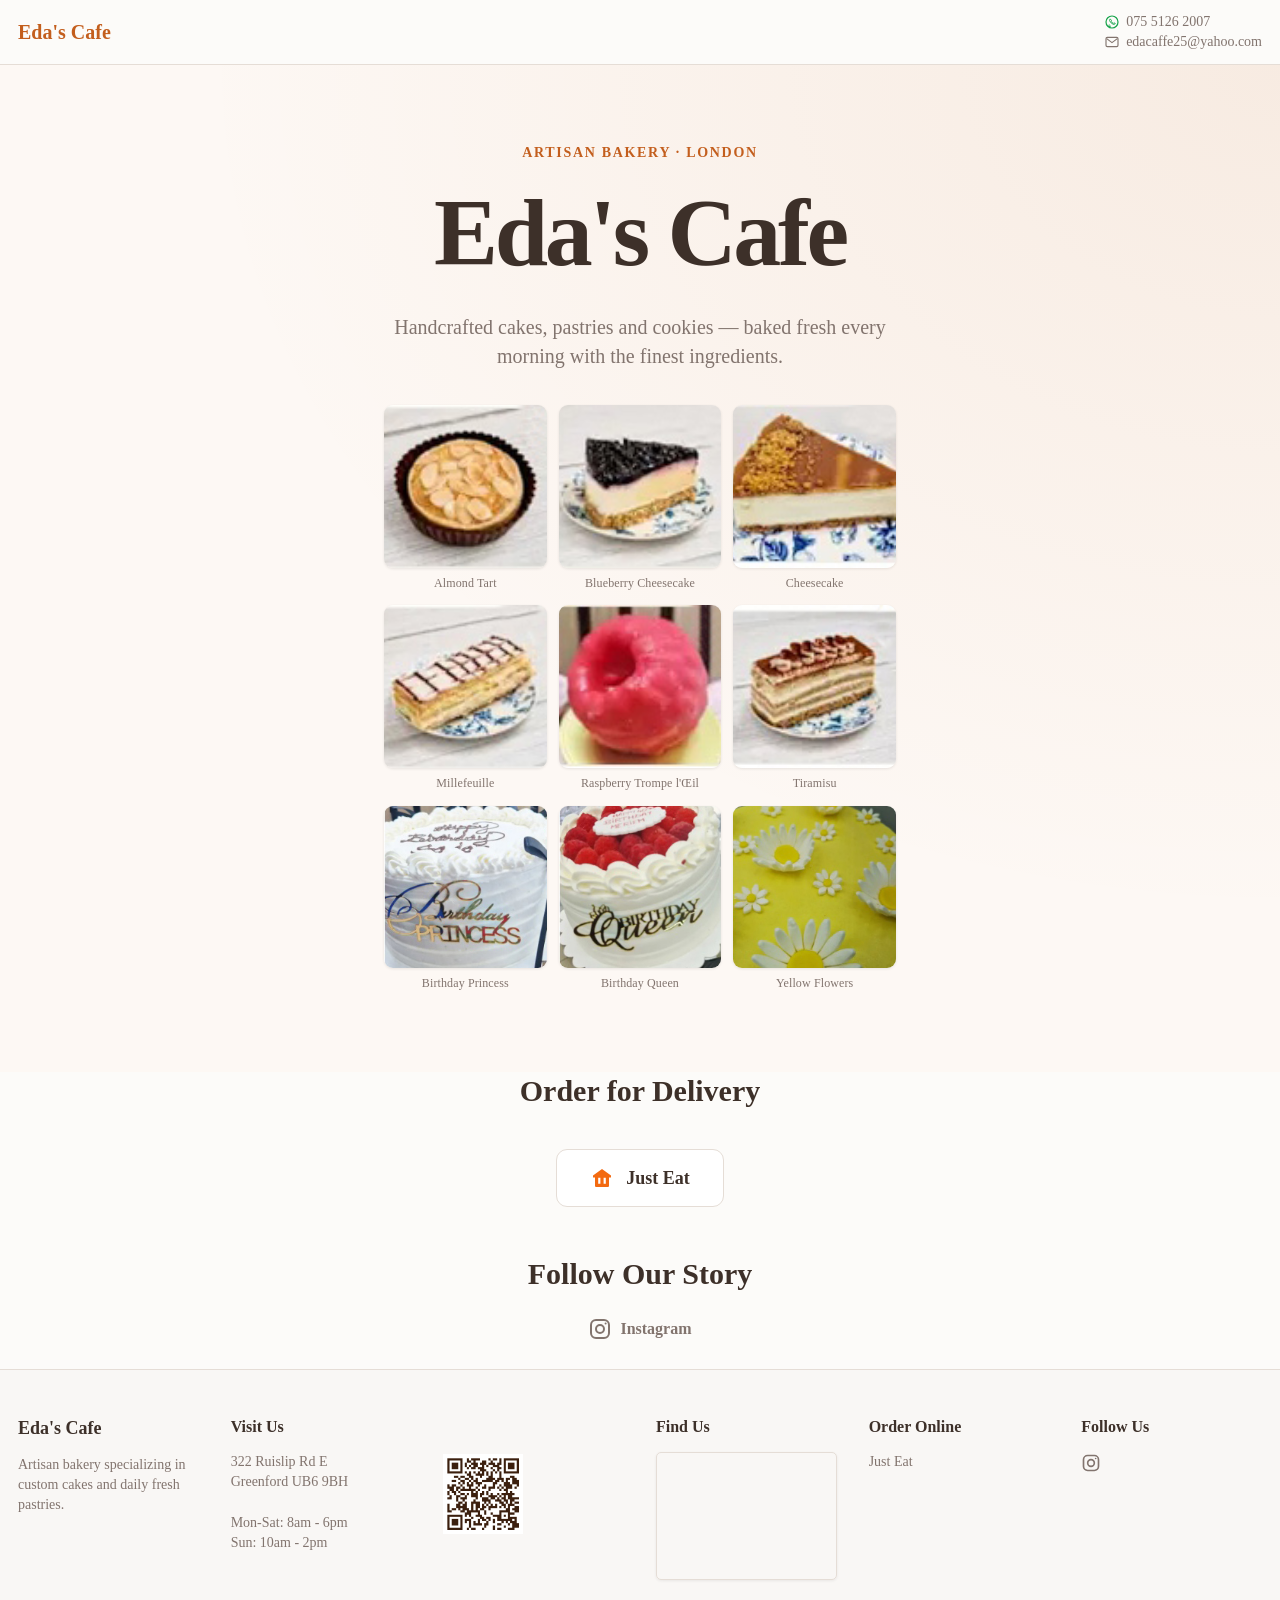
<file: index.html>
<!doctype html>
<html lang="en">
  <head>
    <meta charset="utf-8">
    <meta name="viewport" content="width=device-width, initial-scale=1">
    <meta name="description" content="Eda's Cafe — handcrafted cakes, pastries and cookies in Greenford, London.">
    <meta property="og:title" content="Eda's Cafe">
    <meta property="og:description" content="Handcrafted cakes, pastries and cookies — baked fresh every morning.">
    <meta property="og:image" content="opengraph.jpg">
    <meta property="og:type" content="website">
    <link rel="icon" type="image/svg+xml" href="favicon.svg">
    <link rel="stylesheet" href="styles.css">
    <title>Eda's Cafe</title>
  </head>
  <body>
    <header class="site-header">
      <div class="container header-inner">
        <a class="brand" href="index.html" aria-label="Eda's Cafe home">Eda's Cafe</a>
        <div class="header-contact">
          <a href="https://wa.me/447551262007" target="_blank" rel="noopener noreferrer">
            <svg class="icon whatsapp" viewBox="0 0 24 24" fill="none" aria-hidden="true">
              <circle cx="12" cy="12" r="9" stroke="currentColor" stroke-width="1.8"/>
              <path d="M7.8 16.3 7 19l2.9-.7M8.8 7.8c-.7.7-.7 1.8-.1 2.9 1 2 2.7 3.7 4.8 4.6 1.1.5 2.1.5 2.8-.2l.7-.8-2.2-1.1-.8.9c-1.6-.6-2.9-1.9-3.6-3.4l.9-.9-1.6-2z" stroke="currentColor" stroke-width="1.3" stroke-linecap="round" stroke-linejoin="round"/>
            </svg>
            075 5126 2007
          </a>
          <a href="mailto:edacaffe25@yahoo.com">
            <svg class="icon" viewBox="0 0 24 24" fill="none" aria-hidden="true">
              <rect x="3" y="5" width="18" height="14" rx="2" stroke="currentColor" stroke-width="1.7"/>
              <path d="m4 7 8 6 8-6" stroke="currentColor" stroke-width="1.7" stroke-linejoin="round"/>
            </svg>
            edacaffe25@yahoo.com
          </a>
        </div>
      </div>
    </header>

    <main>
      <section class="hero" aria-labelledby="site-title">
        <div class="hero-inner">
          <p class="eyebrow">Artisan Bakery · London</p>
          <h1 id="site-title">Eda's Cafe</h1>
          <p class="intro">Handcrafted cakes, pastries and cookies — baked fresh every morning with the finest ingredients.</p>
          <div class="cake-grid" aria-label="Our cakes and pastries">
            <figure>
              <div class="cake-image"><img src="cakes/almond-tart.jpg" alt="Almond tart" width="118" height="91"></div>
              <figcaption>Almond Tart</figcaption>
            </figure>
            <figure>
              <div class="cake-image"><img src="cakes/blueberry-cheesecake.jpg" alt="Blueberry cheesecake" width="116" height="89"></div>
              <figcaption>Blueberry Cheesecake</figcaption>
            </figure>
            <figure>
              <div class="cake-image"><img src="cakes/cheesecake.jpg" alt="Cheesecake" width="121" height="93"></div>
              <figcaption>Cheesecake</figcaption>
            </figure>
            <figure>
              <div class="cake-image"><img src="cakes/millefeuille.jpg" alt="Millefeuille" width="119" height="92"></div>
              <figcaption>Millefeuille</figcaption>
            </figure>
            <figure>
              <div class="cake-image"><img src="cakes/raspberry-trompe-loeil.jpg" alt="Raspberry trompe l'œil" width="119" height="91"></div>
              <figcaption>Raspberry Trompe l'Œil</figcaption>
            </figure>
            <figure>
              <div class="cake-image"><img src="cakes/tiramisu.jpg" alt="Tiramisu" width="119" height="96"></div>
              <figcaption>Tiramisu</figcaption>
            </figure>
            <figure>
              <div class="cake-image"><img src="cakes/princess.jpg" alt="Birthday Princess cake"></div>
              <figcaption>Birthday Princess</figcaption>
            </figure>
            <figure>
              <div class="cake-image"><img src="cakes/birthday-queen.jpg" alt="Birthday Queen cake"></div>
              <figcaption>Birthday Queen</figcaption>
            </figure>
            <figure>
              <div class="cake-image"><img src="cakes/yellow-flowers.jpg" alt="Yellow Flowers cake"></div>
              <figcaption>Yellow Flowers</figcaption>
            </figure>
          </div>
        </div>
      </section>

      <section class="delivery container" aria-labelledby="delivery-title">
        <h2 id="delivery-title">Order for Delivery</h2>
        <a class="delivery-link" href="https://www.just-eat.co.uk/restaurants-eda-caffe-greenford/menu#pre-order" target="_blank" rel="noopener noreferrer">
          <svg class="icon justeat" viewBox="0 0 24 24" fill="currentColor" aria-hidden="true">
            <path d="M3 9.5 12 3l9 6.5v2h-2v8.2c0 .7-.6 1.3-1.3 1.3H6.3c-.7 0-1.3-.6-1.3-1.3v-8.2H3zm5.2 2.3v6h2.2v-6zm5.4 0v6h2.2v-6z"/>
          </svg>
          Just Eat
        </a>
      </section>

      <section class="social container" aria-labelledby="social-title">
        <h2 id="social-title">Follow Our Story</h2>
        <a href="https://www.instagram.com/edacaffe/" target="_blank" rel="noopener noreferrer">
          <svg class="icon instagram" viewBox="0 0 24 24" fill="none" aria-hidden="true">
            <rect x="3" y="3" width="18" height="18" rx="5" stroke="currentColor" stroke-width="2"/>
            <circle cx="12" cy="12" r="4" stroke="currentColor" stroke-width="2"/>
            <circle cx="17.6" cy="6.6" r="1" fill="currentColor"/>
          </svg>
          Instagram
        </a>
      </section>
    </main>

    <footer class="site-footer">
      <div class="container footer-grid">
        <div>
          <h3>Eda's Cafe</h3>
          <p>Artisan bakery specializing in custom cakes and daily fresh pastries.</p>
        </div>
        <div>
          <h4>Visit Us</h4>
          <div class="visit-info">
            <address>
              322 Ruislip Rd E<br>
              Greenford UB6 9BH<br><br>
              Mon-Sat: 8am - 6pm<br>
              Sun: 10am - 2pm
            </address>
            <a class="qr-mobile" href="https://www.eda-cafe.co.uk" target="_blank" rel="noopener noreferrer" aria-label="Visit www.eda-cafe.co.uk">
              <img src="qr-code.png" alt="QR code for www.eda-cafe.co.uk" width="80" height="80">
            </a>
          </div>
        </div>
        <div class="qr-desktop">
          <a href="https://www.eda-cafe.co.uk" target="_blank" rel="noopener noreferrer" aria-label="Visit www.eda-cafe.co.uk">
            <img src="qr-code.png" alt="QR code for www.eda-cafe.co.uk" width="80" height="80">
          </a>
        </div>
        <div>
          <h4>Find Us</h4>
          <div class="map-preview">
            <iframe src="https://maps.google.com/maps?q=322+Ruislip+Rd+E,+Greenford,+UB6+9BH&amp;output=embed&amp;z=15" loading="lazy" title="Eda's Cafe location"></iframe>
            <a class="map-preview-link" href="https://www.google.com/maps/place/EDA+CAFFE/@51.5274017,-0.3543393,17z/data=!4m14!1m7!3m6!1s0x4876130043d19fd9:0xa5b46969d586a448!2sEDA+CAFFE!8m2!3d51.5275713!4d-0.3517288!16s%2Fg%2F11xcfkfq9n!3m5!1s0x4876130043d19fd9:0xa5b46969d586a448!8m2!3d51.5275713!4d-0.3517288!16s%2Fg%2F11xcfkfq9n?entry=ttu&amp;g_ep=EgoyMDI2MDkyMy4wIKXMDSoASAFQAw%3D%3D" target="_blank" rel="noopener noreferrer" aria-label="Open EDA CAFFE in Google Maps"></a>
          </div>
        </div>
        <div>
          <h4>Order Online</h4>
          <a class="footer-link" href="https://www.just-eat.co.uk/restaurants-eda-caffe-greenford/menu#pre-order" target="_blank" rel="noopener noreferrer">Just Eat</a>
        </div>
        <div>
          <h4>Follow Us</h4>
          <a class="footer-link" href="https://www.instagram.com/edacaffe/" target="_blank" rel="noopener noreferrer" aria-label="Eda's Cafe on Instagram">
            <svg class="icon instagram" viewBox="0 0 24 24" fill="none" aria-hidden="true">
              <rect x="3" y="3" width="18" height="18" rx="5" stroke="currentColor" stroke-width="2"/>
              <circle cx="12" cy="12" r="4" stroke="currentColor" stroke-width="2"/>
              <circle cx="17.6" cy="6.6" r="1" fill="currentColor"/>
            </svg>
          </a>
        </div>
      </div>
    </footer>
  </body>
</html>
</file>
<file: styles.css>
:root {
  color-scheme: light;
  --background: #fcfbf9;
  --foreground: #3d3029;
  --muted: #82746e;
  --accent: #c35e1d;
  --border: #e5ddd6;
}

* { box-sizing: border-box; }
html { scroll-behavior: smooth; }
body {
  margin: 0;
  min-height: 100vh;
  display: flex;
  flex-direction: column;
  background: var(--background);
  color: var(--foreground);
  font-family: Georgia, "Times New Roman", serif;
  -webkit-font-smoothing: antialiased;
}
a { color: inherit; text-decoration: none; }
a:hover { color: var(--accent); }
a:focus-visible { outline: 2px solid var(--accent); outline-offset: 3px; }
.container { max-width: 1280px; width: 100%; margin-inline: auto; padding-inline: 18px; }
.icon { display: inline-block; width: 20px; height: 20px; flex: none; vertical-align: middle; }
main { flex: 1; }

.site-header {
  position: sticky;
  top: 0;
  z-index: 10;
  background: rgba(252, 251, 249, .96);
  border-bottom: 1px solid var(--border);
}
.header-inner { min-height: 64px; display: flex; align-items: center; justify-content: space-between; gap: 16px; }
.brand { color: var(--accent); font-size: 20px; font-weight: 700; white-space: nowrap; }
.header-contact { display: flex; flex-direction: column; align-items: flex-start; gap: 4px; color: var(--muted); font-size: 14px; }
.header-contact a { display: inline-flex; gap: 6px; align-items: center; }
.header-contact .icon { width: 16px; height: 16px; }
.whatsapp { color: #16a34a; }

.hero {
  background: radial-gradient(ellipse at top right, rgba(180, 83, 9, .08), transparent 60%), #fdf8f4;
  text-align: center;
}
.hero-inner { max-width: 768px; margin-inline: auto; padding: 80px 24px; }
.eyebrow { margin: 0 0 24px; color: var(--accent); font-size: 14px; font-weight: 600; letter-spacing: .12em; text-transform: uppercase; }
h1 { font-size: clamp(60px, 8vw, 96px); line-height: 1; letter-spacing: -.035em; margin: 0 0 32px; }
.intro { max-width: 512px; margin: 0 auto 34px; color: var(--muted); font-size: 20px; line-height: 1.45; }
.cake-grid { max-width: 512px; margin-inline: auto; display: grid; grid-template-columns: repeat(3, minmax(0, 1fr)); gap: 14px 12px; }
.cake-grid figure { min-width: 0; margin: 0; }
.cake-image { aspect-ratio: 1; overflow: hidden; border-radius: 9px; box-shadow: 0 1px 3px rgba(0, 0, 0, .09); }
.cake-image img { display: block; width: 100%; height: 100%; object-fit: cover; transition: transform .5s ease; }
.cake-grid figure:hover img { transform: scale(1.05); }
.cake-grid figcaption { margin-top: 8px; color: var(--muted); font-size: 12px; line-height: 1.3; letter-spacing: .01em; }

.delivery { padding-top: 0; padding-bottom: 24px; text-align: center; }
.delivery h2, .social h2 { font-size: 30px; line-height: 1.25; margin: 0; }
.delivery h2 { margin-bottom: 40px; }
.delivery-link {
  display: inline-flex; align-items: center; justify-content: center; gap: 12px;
  min-width: 168px; padding: 16px 30px; background: #fff; border: 1px solid var(--border);
  border-radius: 11px; font-size: 18px; font-weight: 600; transition: box-shadow .2s;
}
.delivery-link:hover { box-shadow: 0 4px 15px rgba(40, 30, 20, .12); }
.delivery-link .justeat { width: 24px; height: 24px; color: #f36a10; }
.social { padding-top: 24px; padding-bottom: 24px; text-align: center; }
.social h2 { margin-bottom: 24px; }
.social a { display: inline-flex; align-items: center; gap: 8px; color: var(--muted); font-size: 16px; font-weight: 600; }
.social a:hover { color: var(--accent); }
.instagram { width: 24px; height: 24px; }

.site-footer { border-top: 1px solid var(--border); background: #f9f7f5; padding: 48px 0; }
.footer-grid { display: grid; grid-template-columns: repeat(6, minmax(0, 1fr)); gap: 32px; }
.site-footer h3, .site-footer h4 { font-size: 16px; margin: 0 0 16px; }
.site-footer h3 { font-size: 18px; }
.site-footer p, .site-footer address, .footer-link { color: var(--muted); font-size: 14px; line-height: 1.45; }
.site-footer p { margin: 0; }
.site-footer address { font-style: normal; white-space: nowrap; }
.site-footer a:hover { color: var(--accent); }
.visit-info { display: flex; align-items: flex-start; gap: 12px; }
.qr-mobile { display: none; }
.qr-desktop { padding-top: 36px; }
.qr-desktop img, .qr-mobile img { display: block; width: 80px; height: 80px; }
.map-link { display: flex; flex-direction: column; align-items: flex-start; justify-content: center; gap: 8px; width: 100%; min-height: 128px; padding: 14px; overflow-wrap: anywhere; background: #fff; border: 1px solid var(--border); border-radius: 5px; box-shadow: 0 1px 3px #0001; }
.map-link:hover { border-color: var(--accent); }
.map-pin { width: 28px; height: 36px; flex: none; }
.map-link strong { display: block; font-size: 14px; line-height: 1.25; }
.map-link small { display: block; margin-top: 5px; color: var(--muted); font-size: 12px; line-height: 1.3; }
.footer-link .instagram { width: 20px; height: 20px; }

@media (max-width: 767px) {
  .footer-grid { grid-template-columns: 1fr; }
  .qr-desktop { display: none; }
  .qr-mobile { display: block; margin-left: clamp(12px, 20vw, 80px); }
  .map-link { max-width: 260px; }
}
@media (max-width: 520px) {
  .container { padding-inline: 16px; }
  .header-inner { gap: 8px; }
  .brand { font-size: 18px; }
  .header-contact { font-size: 12px; }
  .header-contact .icon { width: 14px; height: 14px; }
  .hero-inner { padding: 80px 16px; }
  h1 { font-size: clamp(52px, 12vw, 60px); }
  .intro { font-size: 18px; }
  .cake-grid { gap: 12px 10px; }
  .cake-grid figcaption { font-size: 11px; }
}
@media (max-width: 350px) {
  .brand { font-size: 16px; }
  .header-contact { font-size: 11px; }
  .header-contact .icon { display: none; }
}

/* Embedded Find Us map with a full-area link to the cafe listing. */
.map-preview { position: relative; width: 100%; height: 128px; overflow: hidden; border: 1px solid var(--border); border-radius: 5px; box-shadow: 0 1px 3px #0001; }
.map-preview iframe { display: block; width: 100%; height: 100%; border: 0; pointer-events: none; }
.map-preview-link { position: absolute; inset: 0; }
.map-preview:focus-within { outline: 2px solid var(--accent); outline-offset: 2px; }
</file>
